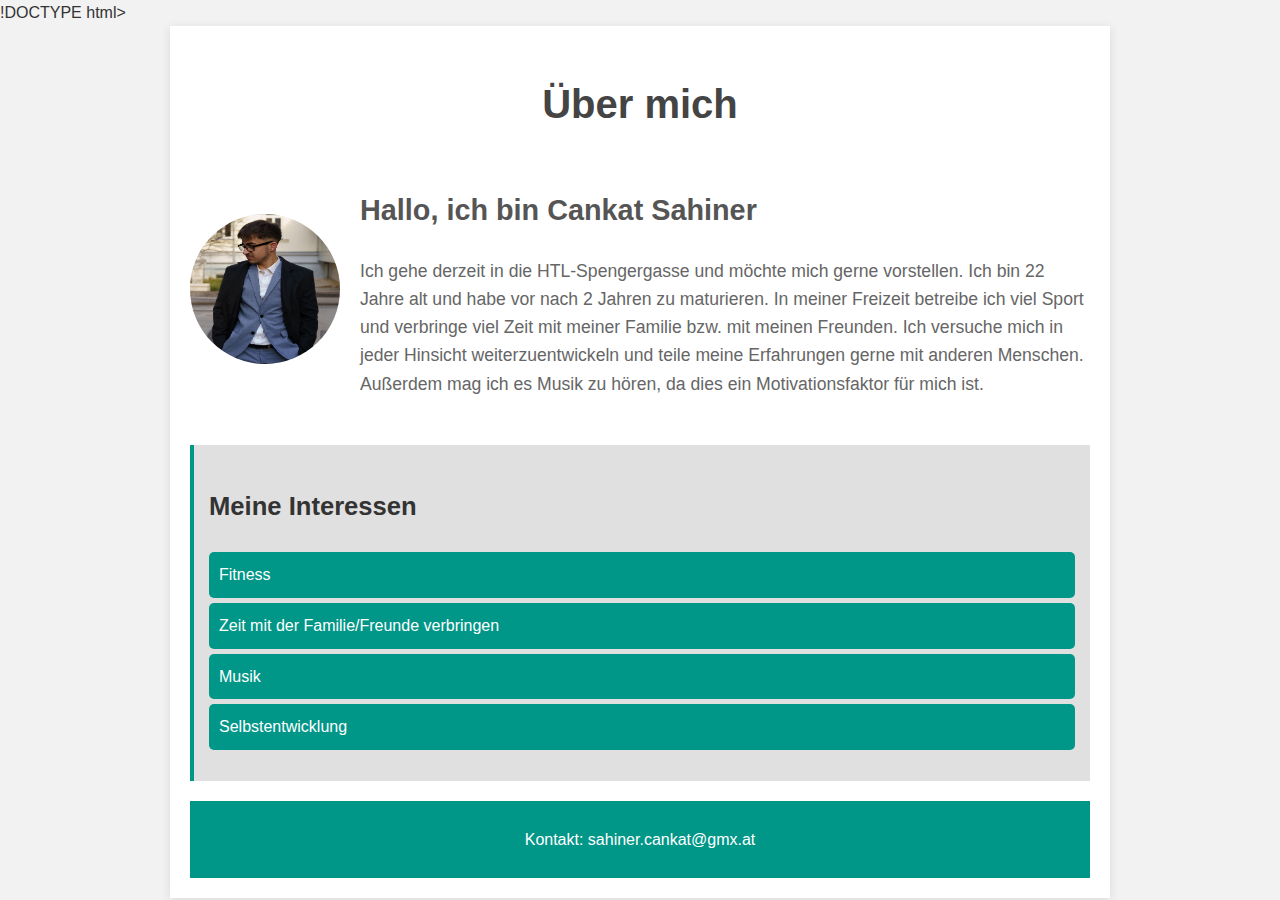
<file: 03.10.2024/index.html>
!DOCTYPE html>
<html lang="de">

<head>
    <meta charset="UTF-8">
    <meta name="viewport" content="width=device-width, initial-scale=1.0">
    <link rel="stylesheet" href="style.css">
    <title>Über mich</title>
</head>

<body>
    <div class="wrapper">
        <header>
            <h1>Über mich</h1>
        </header>

        <section class="about">
            <div class="image">
                <img src="profile.jpg" alt="Profilbild">
            </div>
            <div class="text">
                <h2>Hallo, ich bin Cankat Sahiner</h2>
                <p>
                    Ich gehe derzeit in die HTL-Spengergasse und möchte mich gerne vorstellen. Ich bin 22 Jahre alt und
                    habe vor
                    nach 2 Jahren zu maturieren. In meiner Freizeit betreibe ich viel Sport und verbringe viel Zeit mit
                    meiner Familie bzw. mit meinen Freunden.
                    Ich versuche mich in jeder Hinsicht weiterzuentwickeln und teile meine Erfahrungen gerne mit anderen
                    Menschen.
                    Außerdem mag ich es Musik zu hören, da dies ein Motivationsfaktor für mich ist.
                </p>
            </div>
        </section>

        <section class="interests">
            <h3>Meine Interessen</h3>
            <ul>
                <li>Fitness</li>
                <li>Zeit mit der Familie/Freunde verbringen</li>
                <li>Musik</li>
                <li>Selbstentwicklung</li>
            </ul>
        </section>

        <footer>
            <p>Kontakt: <a href="https://www.gmx.at/">sahiner.cankat@gmx.at</a></p>
        </footer>
    </div>
</body>

</html>
</file>
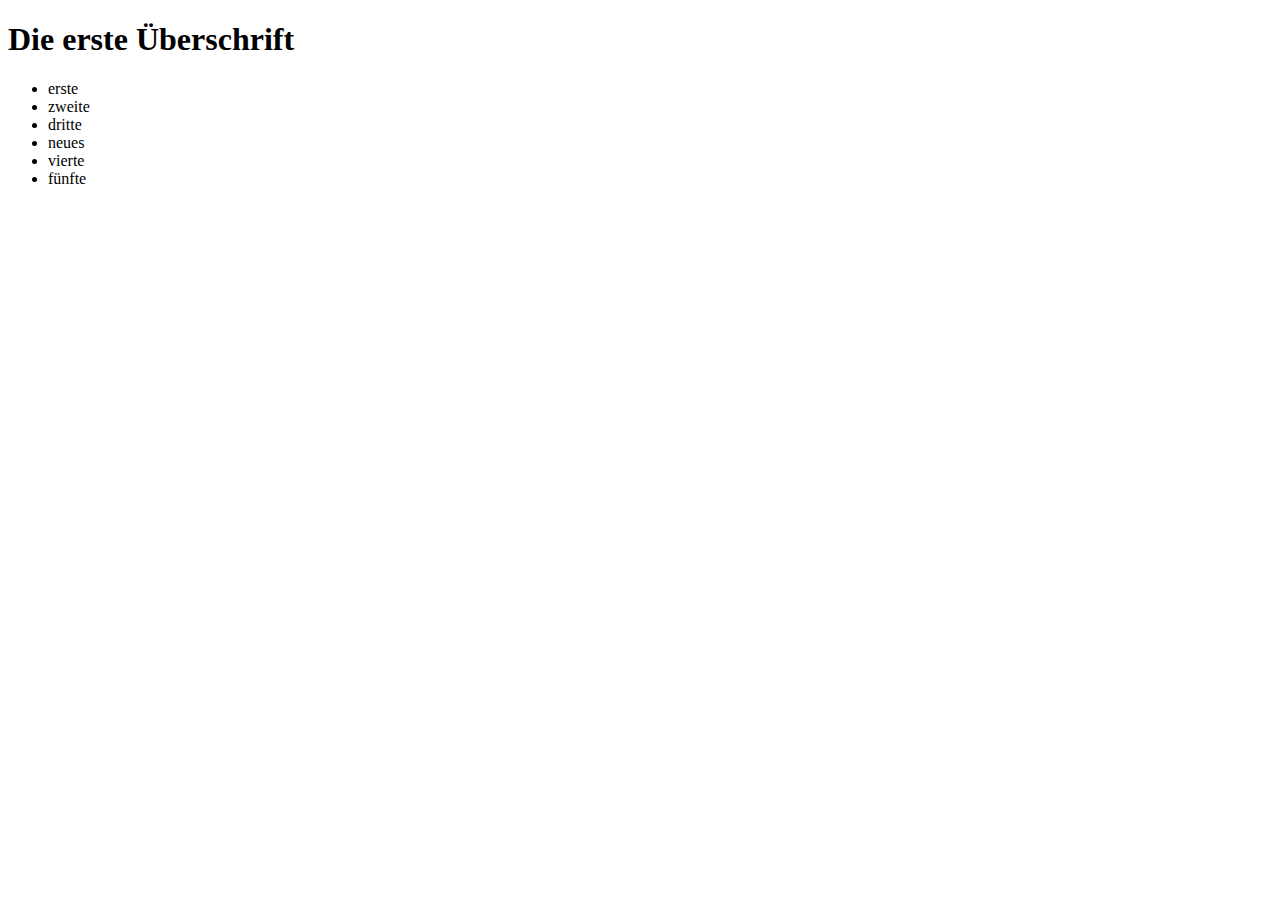
<file: 2024-09-26/index.html>
<!DOCTYPE html>
<html lang="en">

<head>
    <meta charset="UTF-8">
    <meta name="viewport" content="width=device-width, initial-scale=1.0">
    <title>Document</title>
</head>

<body>
    <h1>Die erste Überschrift</h1>
    <ul>
        <li>erste</li>
        <li>zweite</li>
        <li>dritte</li>
        <li>neues</li>
        <li>vierte</li>
        <li>fünfte</li>
    </ul>
</body>

</html>
</file>
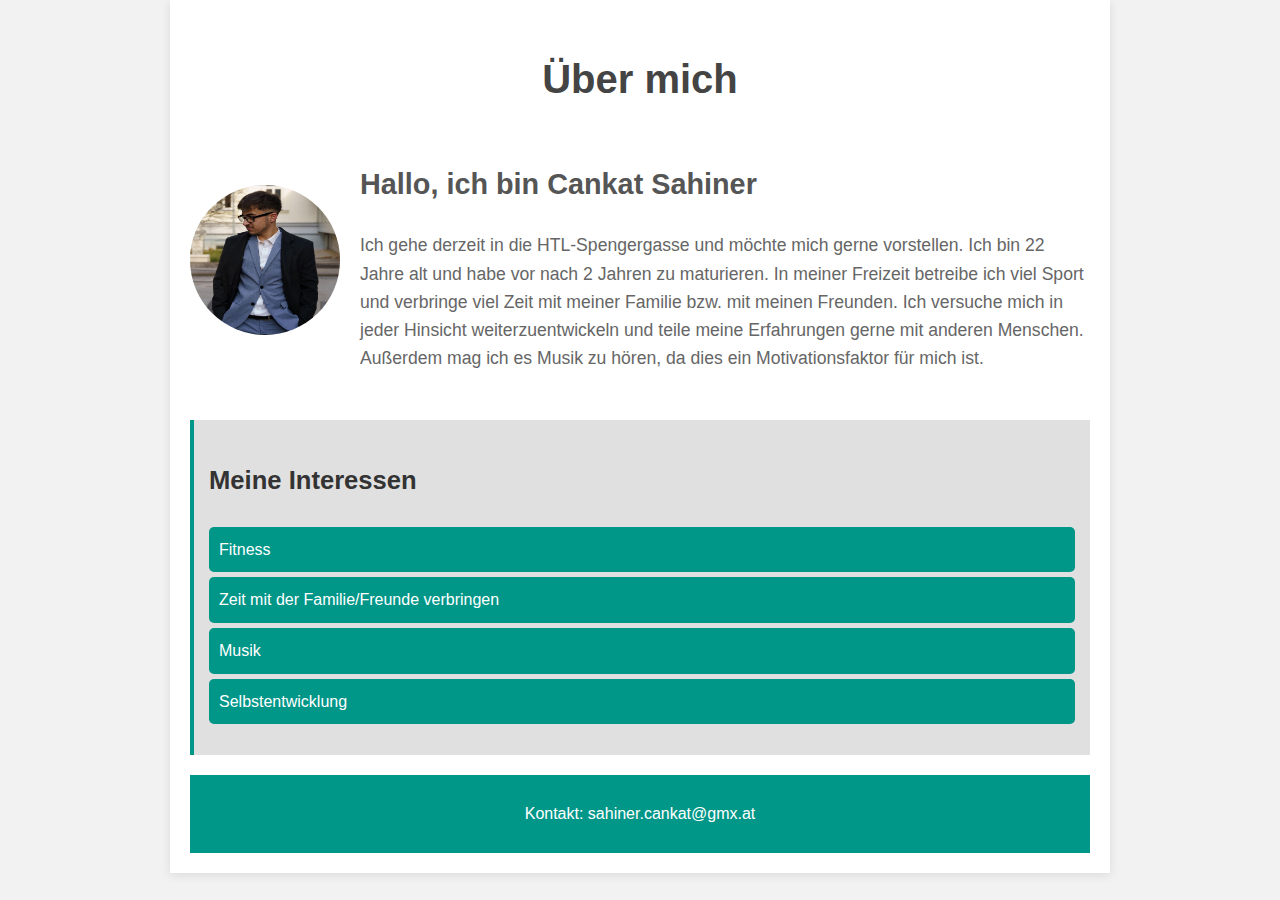
<file: 2024-10-03/index.html>
<!DOCTYPE html>
<html lang="de">

<head>
    <meta charset="UTF-8">
    <meta name="viewport" content="width=device-width, initial-scale=1.0">
    <link rel="stylesheet" href="style.css">
    <title>Über mich</title>
</head>

<body>
    <div class="wrapper">
        <header>
            <h1>Über mich</h1>
        </header>

        <section class="about">
            <div class="image">
                <img src="profile.jpg" alt="Profilbild">
            </div>
            <div class="text">
                <h2>Hallo, ich bin Cankat Sahiner</h2>
                <p>
                    Ich gehe derzeit in die HTL-Spengergasse und möchte mich gerne vorstellen. Ich bin 22 Jahre alt und
                    habe vor
                    nach 2 Jahren zu maturieren. In meiner Freizeit betreibe ich viel Sport und verbringe viel Zeit mit
                    meiner Familie bzw. mit meinen Freunden.
                    Ich versuche mich in jeder Hinsicht weiterzuentwickeln und teile meine Erfahrungen gerne mit anderen
                    Menschen.
                    Außerdem mag ich es Musik zu hören, da dies ein Motivationsfaktor für mich ist.
                </p>
            </div>
        </section>

        <section class="interests">
            <h3>Meine Interessen</h3>
            <ul>
                <li>Fitness</li>
                <li>Zeit mit der Familie/Freunde verbringen</li>
                <li>Musik</li>
                <li>Selbstentwicklung</li>
            </ul>
        </section>

        <footer>
            <p>Kontakt: <a href="https://www.gmx.at/">sahiner.cankat@gmx.at</a></p>
        </footer>
    </div>
</body>

</html>
</file>
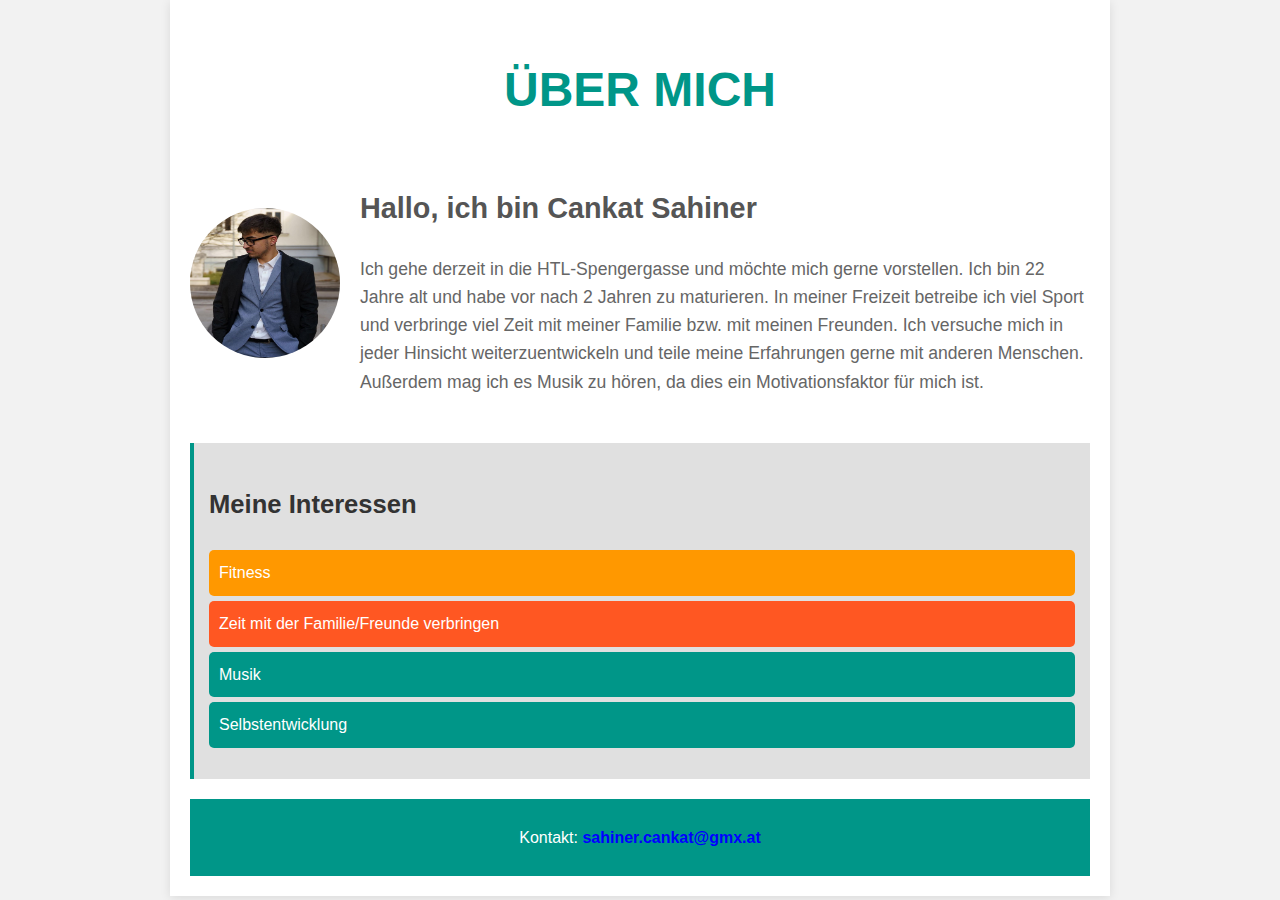
<file: 2024-10-10/index.html>
<!DOCTYPE html>
<html lang="de">

<head>
    <meta charset="UTF-8">
    <meta name="viewport" content="width=device-width, initial-scale=1.0">
    <link rel="stylesheet" href="style.css">
    <title>Über mich</title>
</head>

<body>
    <div class="wrapper">
        <header>
            <h1 id="main-heading">Über mich</h1>
        </header>

        <section class="about">
            <div class="image">
                <img src="profile.jpg" alt="Profilbild">
            </div>
            <div class="text">
                <h2>Hallo, ich bin Cankat Sahiner</h2>
                <p>
                    Ich gehe derzeit in die HTL-Spengergasse und möchte mich gerne vorstellen. Ich bin 22 Jahre alt und
                    habe vor
                    nach 2 Jahren zu maturieren. In meiner Freizeit betreibe ich viel Sport und verbringe viel Zeit mit
                    meiner Familie bzw. mit meinen Freunden.
                    Ich versuche mich in jeder Hinsicht weiterzuentwickeln und teile meine Erfahrungen gerne mit anderen
                    Menschen.
                    Außerdem mag ich es Musik zu hören, da dies ein Motivationsfaktor für mich ist.
                </p>
            </div>
        </section>

        <section class="interests">
            <h3>Meine Interessen</h3>
            <ul>
                <li>Fitness</li>
                <li>Zeit mit der Familie/Freunde verbringen</li>
                <li>Musik</li>
                <li>Selbstentwicklung</li>
            </ul>
        </section>

        <footer>
            <p>Kontakt: <a href="https://www.gmx.at/">sahiner.cankat@gmx.at</a></p>
        </footer>
    </div>
</body>

</html>
</file>
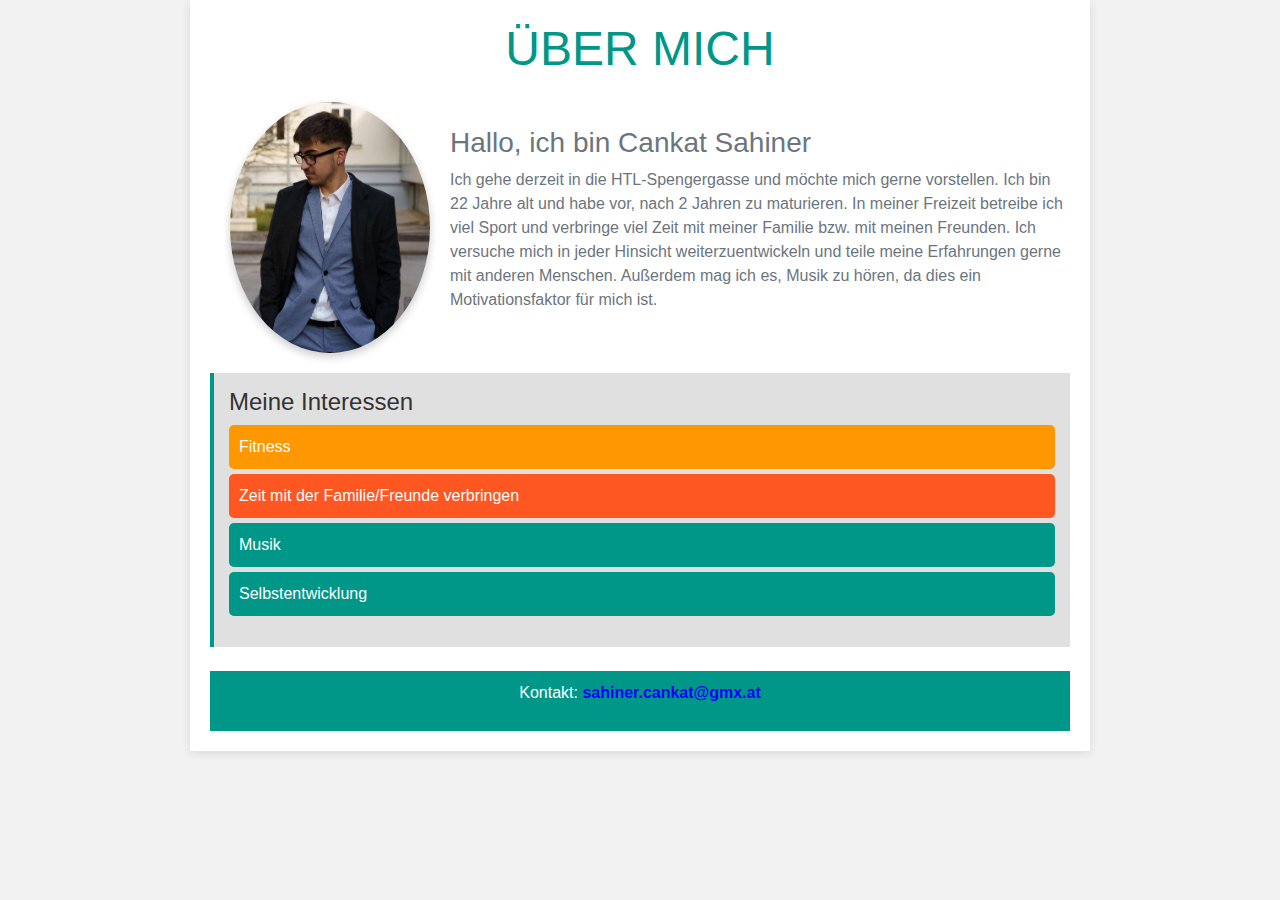
<file: 2024-11-07/index.html>
<!DOCTYPE html>
<html lang="de">

<head>
    <meta charset="UTF-8">
    <meta name="viewport" content="width=device-width, initial-scale=1.0">
    <title>Über mich</title>
    <!-- Bootstrap CSS -->
    <link href="https://maxcdn.bootstrapcdn.com/bootstrap/4.5.2/css/bootstrap.min.css" rel="stylesheet">
    <style>
        /* Zusätzliche Styles für exakte Übereinstimmung */
        body {
            font-family: Arial, sans-serif;
            background-color: #f2f2f2;
            color: #333;
        }

        .wrapper {
            max-width: 900px;
            background-color: white;
            box-shadow: 0 2px 10px rgba(0, 0, 0, 0.1);
            padding: 20px;
            margin: 0 auto;
        }

        #main-heading {
            color: #009688;
            font-size: 3rem;
            text-transform: uppercase;
        }

        .about {
            display: flex;
            flex-direction: row;
            align-items: center;
            justify-content: flex-start;
            margin-bottom: 20px;
        }

        /* Bild-Styling */
        .about img {
            width: auto;
            max-width: 200px;
            /* Maximalgröße des Bildes */
            height: auto;
            border-radius: 50%;
            object-fit: cover;
            /* Verhindert Verzerrung des Bildes */
            box-shadow: 0 4px 8px rgba(0, 0, 0, 0.2);
            transition: transform 0.3s ease, box-shadow 0.3s ease;
        }

        .about img:hover {
            transform: scale(1.1);
            /* Bild leicht vergrößern */
            box-shadow: 0 8px 16px rgba(0, 0, 0, 0.3);
            /* Schattierung bei Hover */
        }

        .about div {
            margin-left: 20px;
            flex-grow: 1;
            /* Verhindert, dass der Text zu schmal wird */
        }

        .interests {
            background-color: #e0e0e0;
            padding: 15px;
            border-left: 4px solid #009688;
        }

        .interests ul li {
            list-style-type: none;
            background: #009688;
            color: white;
            padding: 10px;
            margin: 5px 0;
            border-radius: 5px;
        }

        .interests ul li:nth-child(2) {
            background-color: #ff5722;
        }

        .interests ul li:first-of-type {
            background-color: #ff9800;
        }

        footer {
            background-color: #009688;
            color: white;
            padding: 10px 0;
        }

        footer a {
            color: #fff;
            text-decoration: none;
        }

        footer a:hover {
            text-decoration: underline;
        }

        a[href^="https://"] {
            color: blue;
            font-weight: bold;
        }

        footer a:visited {
            color: purple;
        }
    </style>
</head>

<body>
    <div class="container wrapper">
        <!-- Header Section -->
        <header class="text-center mb-4">
            <h1 id="main-heading" class="text-center">Über mich</h1>
        </header>

        <!-- About Section -->
        <section class="about">
            <div>
                <img src="profile.jpg" alt="Profilbild" class="img-fluid">
            </div>
            <div>
                <h2 class="h3 text-secondary">Hallo, ich bin Cankat Sahiner</h2>
                <p class="text-muted">
                    Ich gehe derzeit in die HTL-Spengergasse und möchte mich gerne vorstellen. Ich bin 22 Jahre alt und
                    habe vor, nach 2 Jahren zu maturieren. In meiner Freizeit betreibe ich viel Sport und verbringe viel
                    Zeit mit meiner Familie bzw. mit meinen Freunden. Ich versuche mich in jeder Hinsicht
                    weiterzuentwickeln und teile meine Erfahrungen gerne mit anderen Menschen. Außerdem mag ich es,
                    Musik zu hören, da dies ein Motivationsfaktor für mich ist.
                </p>
            </div>
        </section>

        <!-- Interests Section -->
        <section class="interests mb-4">
            <h3 class="h4">Meine Interessen</h3>
            <ul class="p-0">
                <li>Fitness</li>
                <li>Zeit mit der Familie/Freunde verbringen</li>
                <li>Musik</li>
                <li>Selbstentwicklung</li>
            </ul>
        </section>

        <!-- Footer Section -->
        <footer class="text-center mt-4">
            <p>Kontakt: <a href="https://www.gmx.at/">sahiner.cankat@gmx.at</a></p>
        </footer>
    </div>

    <!-- Bootstrap JS, Popper.js, jQuery -->
    <script src="https://code.jquery.com/jquery-3.5.1.slim.min.js"></script>
    <script src="https://cdn.jsdelivr.net/npm/@popperjs/core@2.6.0/dist/umd/popper.min.js"></script>
    <script src="https://maxcdn.bootstrapcdn.com/bootstrap/4.5.2/js/bootstrap.min.js"></script>
</body>

</html>
</file>
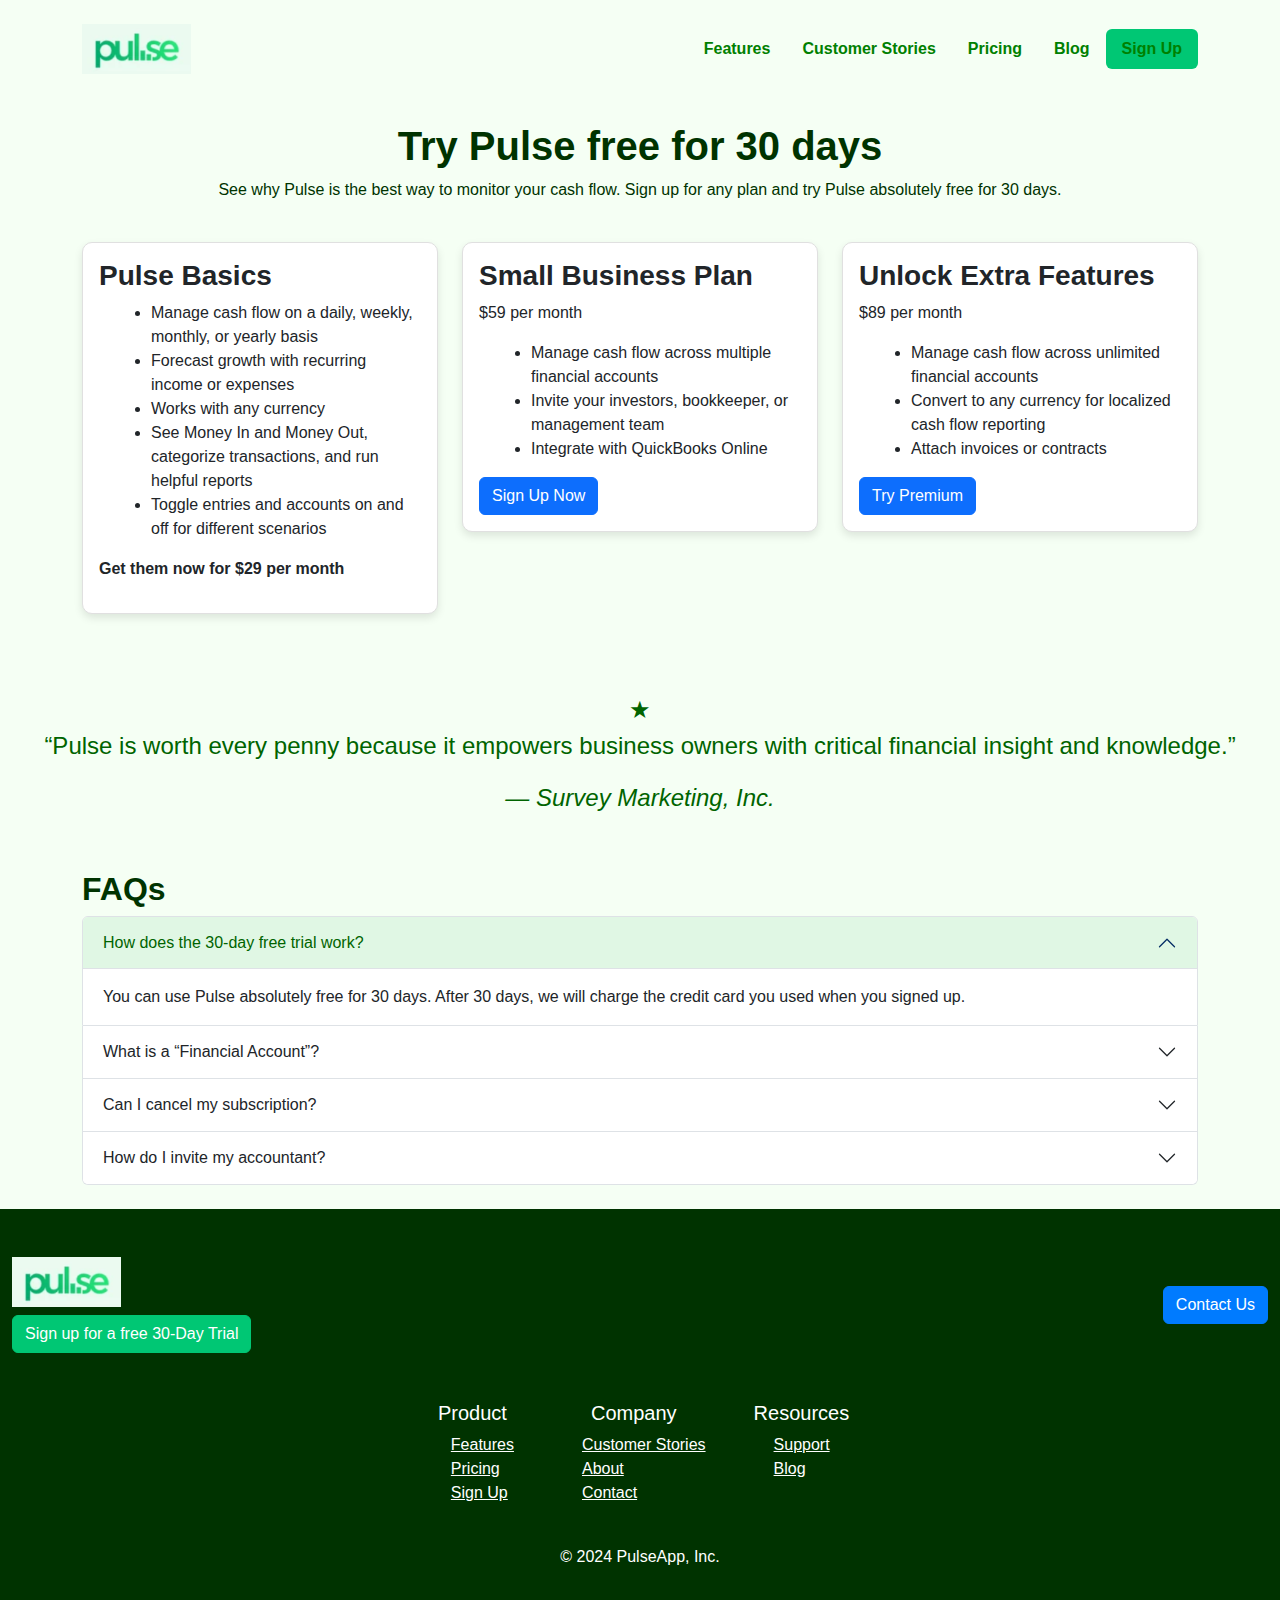
<file: 2024-11-14/Pulse.html>
<!DOCTYPE html>
<html lang="en">

<head>
    <meta charset="UTF-8">
    <meta name="viewport" content="width=device-width, initial-scale=1.0">
    <title>Pulse Cash Flow Management</title>
    <!-- Bootstrap CSS -->
    <link rel="stylesheet" href="https://cdn.jsdelivr.net/npm/bootstrap@5.3.0/dist/css/bootstrap.min.css">
    <style>
        body {
            font-family: Arial, sans-serif;
            background-color: #f5fff4;
            color: #003300;
        }

        .logo {
            max-height: 50px;
        }

        .nav-link {
            color: #008000;
            font-weight: bold;
        }

        .btn-success {
            background-color: #00c774;
            border-color: #00c774;
        }

        .card {
            border: 1px solid #e0e0e0;
            border-radius: 10px;
            box-shadow: 0 4px 8px rgba(0, 0, 0, 0.1);
            margin-bottom: 30px;
        }

        .card-title {
            color: #006400;
        }

        ul {
            text-align: left;
            list-style-type: disc;
            margin-left: 20px;
        }

        h1,
        h2,
        h3 {
            font-weight: bold;
        }

        .symbol-section {
            text-align: center;
            margin-top: 20px;
            font-size: 24px;
            color: #006400;
        }

        .faq-section {
            margin-top: 30px;
        }

        .accordion-button:not(.collapsed) {
            background-color: #e0f7e4;
            color: #006400;
        }

        footer {
            background-color: #003300;
            color: white;
            padding: 20px;
        }

        .footer-links {
            list-style: none;
            padding: 0;
        }

        .footer-links li {
            margin-bottom: 10px;
        }
    </style>
</head>

<body>
    <!-- Header -->
    <header class="container py-4 d-flex justify-content-between align-items-center">
        <img src="pulselogo.png" alt="Pulse Logo" class="logo">
        <nav class="nav">
            <a class="nav-link" href="#">Features</a>
            <a class="nav-link" href="#">Customer Stories</a>
            <a class="nav-link" href="#">Pricing</a>
            <a class="nav-link" href="#">Blog</a>
            <a class="nav-link btn btn-success" href="#">Sign Up</a>
        </nav>
    </header>

    <!-- Main Content Section -->
    <section class="container text-center py-4">
        <h1>Try Pulse free for 30 days</h1>
        <p>See why Pulse is the best way to monitor your cash flow. Sign up for any plan and try Pulse absolutely free
            for 30 days.</p>
    </section>

    <!-- Three Columns: Pulse Basics and Pricing Plans -->
    <section class="container mb-5">
        <div class="row">
            <!-- Pulse Basics -->
            <div class="col-lg-4 col-md-6">
                <div class="card">
                    <div class="card-body">
                        <h3>Pulse Basics</h3>
                        <ul>
                            <li>Manage cash flow on a daily, weekly, monthly, or yearly basis</li>
                            <li>Forecast growth with recurring income or expenses</li>
                            <li>Works with any currency</li>
                            <li>See Money In and Money Out, categorize transactions, and run helpful reports</li>
                            <li>Toggle entries and accounts on and off for different scenarios</li>
                        </ul>
                        <p><strong>Get them now for $29 per month</strong></p>
                    </div>
                </div>
            </div>
            <!-- Small Business Plan -->
            <div class="col-lg-4 col-md-6">
                <div class="card">
                    <div class="card-body">
                        <h3>Small Business Plan</h3>
                        <p>$59 per month</p>
                        <ul>
                            <li>Manage cash flow across multiple financial accounts</li>
                            <li>Invite your investors, bookkeeper, or management team</li>
                            <li>Integrate with QuickBooks Online</li>
                        </ul>
                        <a href="#" class="btn btn-primary">Sign Up Now</a>
                    </div>
                </div>
            </div>
            <!-- Unlock Extra Features -->
            <div class="col-lg-4 col-md-6">
                <div class="card">
                    <div class="card-body">
                        <h3>Unlock Extra Features</h3>
                        <p>$89 per month</p>
                        <ul>
                            <li>Manage cash flow across unlimited financial accounts</li>
                            <li>Convert to any currency for localized cash flow reporting</li>
                            <li>Attach invoices or contracts</li>
                        </ul>
                        <a href="#" class="btn btn-primary">Try Premium</a>
                    </div>
                </div>
            </div>
        </div>
    </section>

    <!-- Symbol Section with Description -->
    <div class="symbol-section">
        <span>★</span>
        <p>“Pulse is worth every penny because it empowers business owners with critical financial insight and
            knowledge.”</p>
        <p><em>— Survey Marketing, Inc.</em></p>
    </div>

    <!-- FAQ Section -->
    <section class="container faq-section py-4">
        <h2>FAQs</h2>
        <div class="accordion" id="faqAccordion">
            <!-- FAQ 1 -->
            <div class="accordion-item">
                <h2 class="accordion-header">
                    <button class="accordion-button" type="button" data-bs-toggle="collapse" data-bs-target="#faq1">
                        How does the 30-day free trial work?
                    </button>
                </h2>
                <div id="faq1" class="accordion-collapse collapse show">
                    <div class="accordion-body">
                        You can use Pulse absolutely free for 30 days. After 30 days, we will charge the credit card you
                        used when you signed up.
                    </div>
                </div>
            </div>
            <!-- FAQ 2 -->
            <div class="accordion-item">
                <h2 class="accordion-header">
                    <button class="accordion-button collapsed" type="button" data-bs-toggle="collapse"
                        data-bs-target="#faq2">
                        What is a “Financial Account”?
                    </button>
                </h2>
                <div id="faq2" class="accordion-collapse collapse">
                    <div class="accordion-body">
                        Financial Accounts are groupings of income and expenses that you can toggle on and off to game
                        out scenarios.
                    </div>
                </div>
            </div>
            <!-- FAQ 3 -->
            <div class="accordion-item">
                <h2 class="accordion-header">
                    <button class="accordion-button collapsed" type="button" data-bs-toggle="collapse"
                        data-bs-target="#faq3">
                        Can I cancel my subscription?
                    </button>
                </h2>
                <div id="faq3" class="accordion-collapse collapse">
                    <div class="accordion-body">
                        Yes, you can cancel your account at any time. Just click the “Cancel” button on your account
                        page.
                    </div>
                </div>
            </div>
            <!-- FAQ 4 -->
            <div class="accordion-item">
                <h2 class="accordion-header">
                    <button class="accordion-button collapsed" type="button" data-bs-toggle="collapse"
                        data-bs-target="#faq4">
                        How do I invite my accountant?
                    </button>
                </h2>
                <div id="faq4" class="accordion-collapse collapse">
                    <div class="accordion-body">
                        You can invite your accountant, bookkeeper, or team members via the “Invite” button in your
                        account settings.
                    </div>
                </div>
            </div>
        </div>
    </section>

    <!-- Footer -->
    <footer class="container-fluid py-5" style="background-color: #003300; color: white;">
        <div class="d-flex justify-content-between align-items-center mb-4">
            <!-- Logo links unten -->
            <div class="d-flex flex-column align-items-start">
                <img src="pulselogo.png" alt="Pulse Logo" style="max-height: 50px; background-color: transparent;">
                <a href="#" class="btn btn-success mt-2" style="background-color: #00c774; border-color: #00c774;">Sign
                    up for a free 30-Day Trial</a>
            </div>

            <!-- Contact Us Button rechts unten -->
            <button class="btn btn-primary" style="background-color: #007bff; border-color: #007bff;">Contact
                Us</button>
        </div>

        <!-- Zentrierte Links wie in der Angabe -->
        <div class="text-center mt-5">
            <div class="d-flex justify-content-center">
                <!-- Product Column -->
                <div class="me-5">
                    <h5>Product</h5>
                    <ul class="list-unstyled">
                        <li><a href="#" class="text-white">Features</a></li>
                        <li><a href="#" class="text-white">Pricing</a></li>
                        <li><a href="#" class="text-white">Sign Up</a></li>
                    </ul>
                </div>

                <!-- Company Column -->
                <div class="me-5">
                    <h5>Company</h5>
                    <ul class="list-unstyled">
                        <li><a href="#" class="text-white">Customer Stories</a></li>
                        <li><a href="#" class="text-white">About</a></li>
                        <li><a href="#" class="text-white">Contact</a></li>
                    </ul>
                </div>

                <!-- Resources Column -->
                <div>
                    <h5>Resources</h5>
                    <ul class="list-unstyled">
                        <li><a href="#" class="text-white">Support</a></li>
                        <li><a href="#" class="text-white">Blog</a></li>
                    </ul>
                </div>
            </div>
            <p class="mt-4">&copy; 2024 PulseApp, Inc.</p>
        </div>
    </footer>







    <script src="https://cdn.jsdelivr.net/npm/bootstrap@5.3.0/dist/js/bootstrap.bundle.min.js"></script>
</body>

</html>
</file>
<file: 03.10.2024/style.css>
body {
    font-family: 'Arial', sans-serif;
    line-height: 1.6;
    margin: 0;
    padding: 0;
    background-color: #f2f2f2;
    color: #333;
}

.wrapper {
    width: 80%;
    max-width: 900px;
    margin: 0 auto;
    background-color: white;
    box-shadow: 0 2px 10px rgba(0, 0, 0, 0.1);
    padding: 20px;
}

header {
    text-align: center;
    margin-bottom: 20px;
}

h1 {
    color: #444;
    font-size: 2.5rem;
}

/* About Section */
.about {
    display: flex;
    align-items: center;
    margin-bottom: 30px;
}

.about .image img {
    width: 150px;
    height: 150px;
    border-radius: 50%;
    margin-right: 20px;
}

.about .text {
    flex: 1;
}

.about h2 {
    font-size: 1.8rem;
    color: #555;
}

.about p {
    font-size: 1.1rem;
    color: #666;
}

/* Interests Section */
.interests {
    background-color: #e0e0e0;
    padding: 15px;
    border-left: 4px solid #009688;
    margin-bottom: 20px;
}

.interests h3 {
    font-size: 1.6rem;
    color: #333;
}

.interests ul {
    list-style-type: none;
    padding: 0;
}

.interests ul li {
    background: #009688;
    color: white;
    padding: 10px;
    margin: 5px 0;
    border-radius: 5px;
}

/* Footer */
footer {
    text-align: center;
    padding: 10px 0;
    background-color: #009688;
    color: white;
    margin-top: 20px;
}

footer a {
    color: #fff;
    text-decoration: none;
}

footer a:hover {
    text-decoration: underline;
}
</file>
<file: 2024-10-03/style.css>
body {
    font-family: 'Arial', sans-serif;
    line-height: 1.6;
    margin: 0;
    padding: 0;
    background-color: #f2f2f2;
    color: #333;
}

.wrapper {
    width: 80%;
    max-width: 900px;
    margin: 0 auto;
    background-color: white;
    box-shadow: 0 2px 10px rgba(0, 0, 0, 0.1);
    padding: 20px;
}

header {
    text-align: center;
    margin-bottom: 20px;
}

h1 {
    color: #444;
    font-size: 2.5rem;
}

/* About Section */
.about {
    display: flex;
    align-items: center;
    margin-bottom: 30px;
}

.about .image img {
    width: 150px;
    height: 150px;
    border-radius: 50%;
    margin-right: 20px;
}

.about .text {
    flex: 1;
}

.about h2 {
    font-size: 1.8rem;
    color: #555;
}

.about p {
    font-size: 1.1rem;
    color: #666;
}

/* Interests Section */
.interests {
    background-color: #e0e0e0;
    padding: 15px;
    border-left: 4px solid #009688;
    margin-bottom: 20px;
}

.interests h3 {
    font-size: 1.6rem;
    color: #333;
}

.interests ul {
    list-style-type: none;
    padding: 0;
}

.interests ul li {
    background: #009688;
    color: white;
    padding: 10px;
    margin: 5px 0;
    border-radius: 5px;
}

/* Footer */
footer {
    text-align: center;
    padding: 10px 0;
    background-color: #009688;
    color: white;
    margin-top: 20px;
}

footer a {
    color: #fff;
    text-decoration: none;
}

footer a:hover {
    text-decoration: underline;
}
</file>
<file: 2024-10-10/style.css>
body {
    font-family: 'Arial', sans-serif;
    line-height: 1.6;
    margin: 0;
    padding: 0;
    background-color: #f2f2f2;
    color: #333;
}

.wrapper {
    width: 80%;
    max-width: 900px;
    margin: 0 auto;
    background-color: white;
    box-shadow: 0 2px 10px rgba(0, 0, 0, 0.1);
    padding: 20px;
}

#main-heading {
    /*ID-Selektor*/
    color: #009688;
    font-size: 3rem;
    text-transform: uppercase;
}

header {
    text-align: center;
    margin-bottom: 20px;
}

h1 {
    color: #444;
    font-size: 2.5rem;
}

/* About Section */
.about {
    /*Klassenselektor*/
    display: flex;
    align-items: center;
    margin-bottom: 30px;
}

.about .image img {
    width: 150px;
    height: 150px;
    border-radius: 50%;
    margin-right: 20px;
}

.about .text {
    flex: 1;
}

.about h2 {
    font-size: 1.8rem;
    color: #555;
}

.about p {
    font-size: 1.1rem;
    color: #666;
}

.about .image img:hover {
    /*Pseudoklasse*/
    transform: scale(1.1);
    /* Vergrößert das Bild beim Hover */
    transition: transform 0.3s ease;
}


/* Interests Section */
.interests {
    background-color: #e0e0e0;
    padding: 15px;
    border-left: 4px solid #009688;
    margin-bottom: 20px;
}

.interests h3 {
    font-size: 1.6rem;
    color: #333;
}

.interests ul {
    list-style-type: none;
    padding: 0;
}

.interests ul li {
    background: #009688;
    color: white;
    padding: 10px;
    margin: 5px 0;
    border-radius: 5px;
}

.interests ul li:nth-child(2) {
    /*Pseudoklasse*/
    background-color: #ff5722;
    /* Ändert die Hintergrundfarbe des zweiten Elements in der Liste */
}

/* Das erste Listen-Element innerhalb der .interests Liste bekommt eine besondere Hintergrundfarbe */
/*Pseudoklassen-selektor*/
.interests ul li:first-of-type {
    background-color: #ff9800;
}



/* Footer */
footer {
    text-align: center;
    padding: 10px 0;
    background-color: #009688;
    color: white;
    margin-top: 20px;
}

footer a {
    color: #fff;
    text-decoration: none;
}

footer a:hover {
    text-decoration: underline;
}

a[href^="https://"] {
    /*Attributklasse*/
    color: blue;
    font-weight: bold;
}

/* Besuchte Links im Footer werden lila angezeigt */
/*Pseudoklassen-Selektor*/
footer a:visited {
    color: purple;
}
</file>
